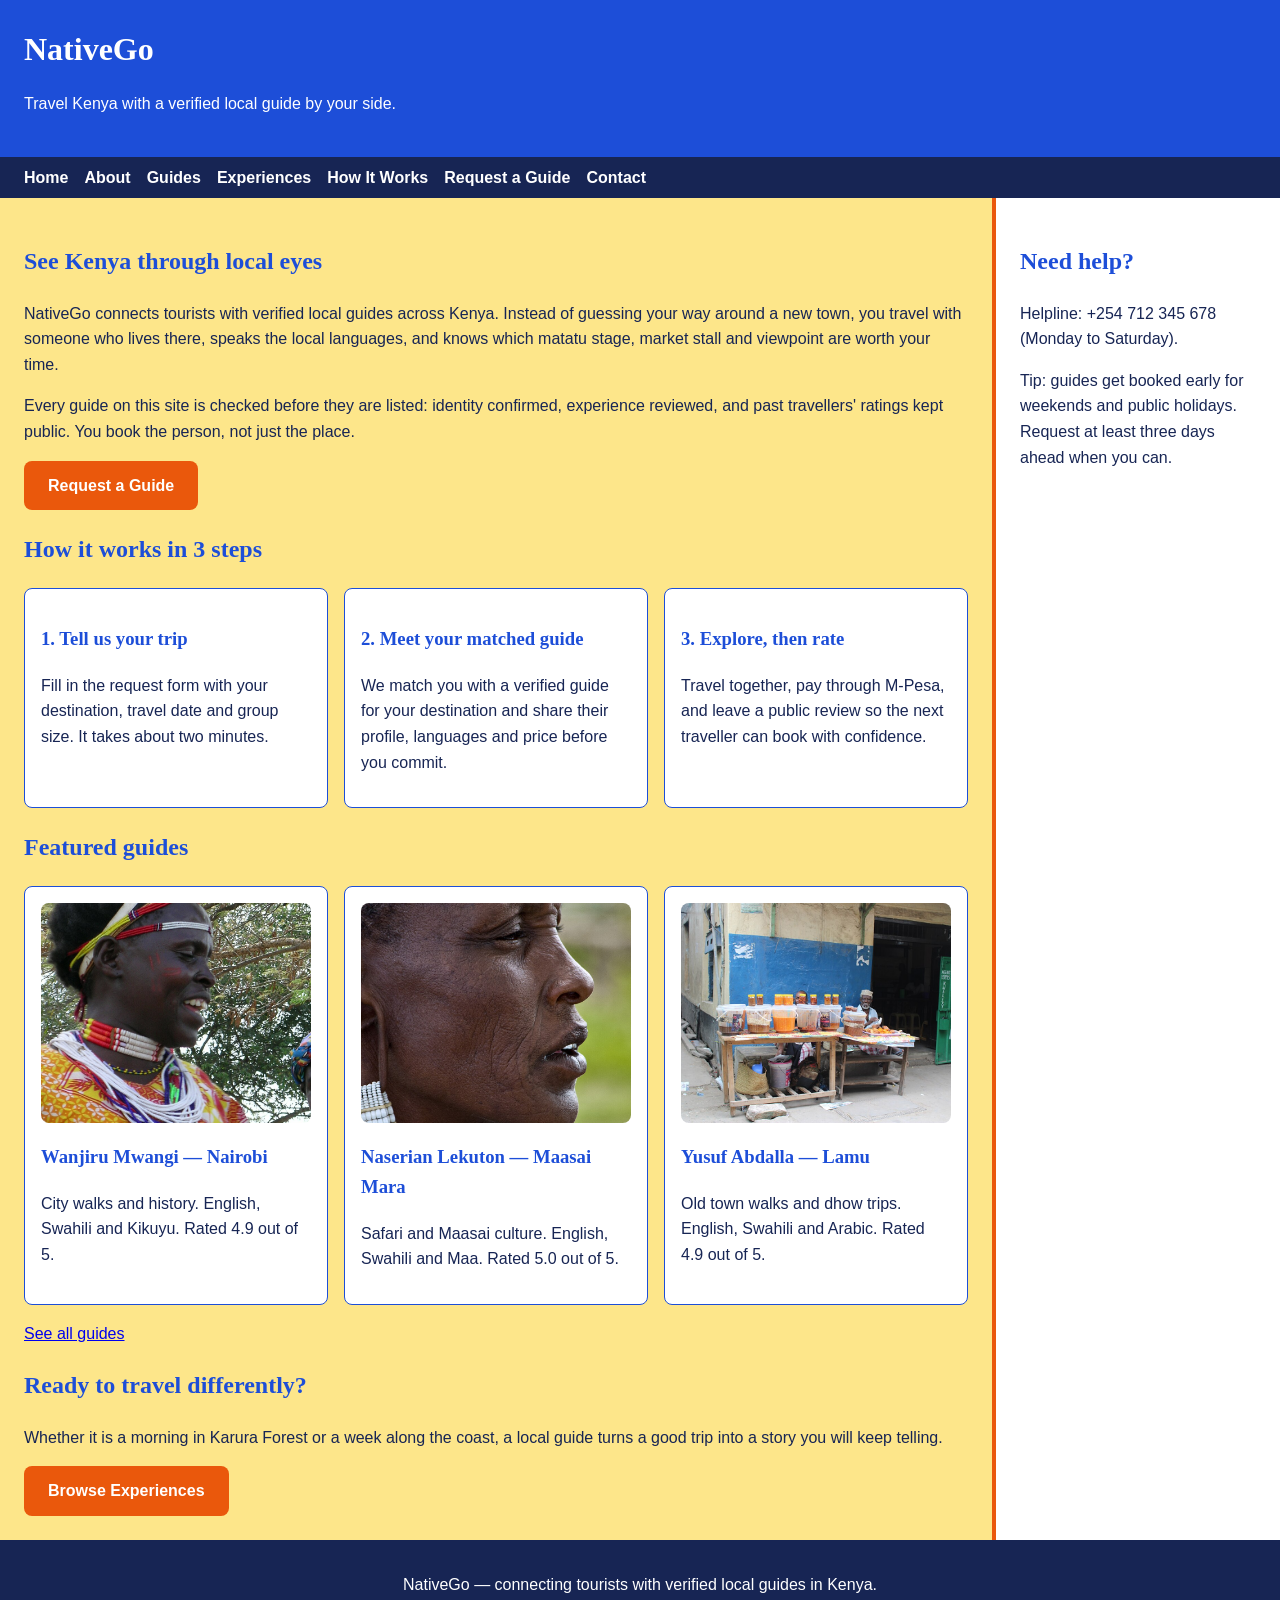
<file: index.html>
<!DOCTYPE html>
<!-- index.html — the home page of the NativeGo website. -->
<html lang="en">
<head>
  <!-- charset tells the browser this page uses UTF-8, so characters like é display correctly. -->
  <meta charset="UTF-8">
  <!-- viewport tells a phone to show the page at its real screen width instead of
       shrinking a desktop page down. Without it, the phone layout never kicks in. -->
  <meta name="viewport" content="width=device-width, initial-scale=1.0">
  <title>NativeGo — Find a Verified Local Guide in Kenya</title>
  <!-- One shared stylesheet for the whole site. Every page links this same file,
       so the header, colours and layout stay identical everywhere. -->
  <link rel="stylesheet" href="css/style.css">
</head>
<body>
  <!-- header: the top banner, the same on every page. It holds the site name
       and a one-line promise of what NativeGo does. -->
  <header>
    <h1>NativeGo</h1>
    <p>Travel Kenya with a verified local guide by your side.</p>
  </header>

  <!-- nav: the main menu, the same on every page. The list is styled as one
       Flexbox row in the stylesheet, with no bullet points. -->
  <nav>
    <ul>
      <li><a href="index.html">Home</a></li>
      <li><a href="about.html">About</a></li>
      <li><a href="guides.html">Guides</a></li>
      <li><a href="experiences.html">Experiences</a></li>
      <li><a href="how-it-works.html">How It Works</a></li>
      <li><a href="request.html">Request a Guide</a></li>
      <li><a href="contact.html">Contact</a></li>
    </ul>
  </nav>

  <!-- main: the page's own content. Each page has different content here,
       but the header, nav, aside and footer around it stay the same. -->
  <main>
    <!-- Hero section: the first thing a visitor reads. It states the problem
         NativeGo solves and ends with a button to the request form. -->
    <section>
      <h2>See Kenya through local eyes</h2>
      <p>NativeGo connects tourists with verified local guides across Kenya. Instead of guessing
        your way around a new town, you travel with someone who lives there, speaks the local
        languages, and knows which matatu stage, market stall and viewpoint are worth your time.</p>
      <p>Every guide on this site is checked before they are listed: identity confirmed, experience
        reviewed, and past travellers' ratings kept public. You book the person, not just the place.</p>
      <a class="button" href="request.html">Request a Guide</a>
    </section>

    <!-- How it works in three steps. Each step is a card, and the row of cards
         wraps onto a new line on narrow screens (flex-wrap in the stylesheet). -->
    <section>
      <h2>How it works in 3 steps</h2>
      <div class="cards">
        <article class="card">
          <h3>1. Tell us your trip</h3>
          <p>Fill in the request form with your destination, travel date and group size. It takes
            about two minutes.</p>
        </article>
        <article class="card">
          <h3>2. Meet your matched guide</h3>
          <p>We match you with a verified guide for your destination and share their profile,
            languages and price before you commit.</p>
        </article>
        <article class="card">
          <h3>3. Explore, then rate</h3>
          <p>Travel together, pay through M-Pesa, and leave a public review so the next
            traveller can book with confidence.</p>
        </article>
      </div>
    </section>

    <!-- Featured guides: a small preview of the full guides page. -->
    <section>
      <h2>Featured guides</h2>
      <div class="cards">
        <article class="card">
          <img class="photo" src="images/wanjiru.jpg" alt="Wanjiru Mwangi, Nairobi guide">
          <h3>Wanjiru Mwangi — Nairobi</h3>
          <p>City walks and history. English, Swahili and Kikuyu. Rated 4.9 out of 5.</p>
        </article>
        <article class="card">
          <img class="photo" src="images/naserian.jpg" alt="Naserian Lekuton, Maasai Mara guide">
          <h3>Naserian Lekuton — Maasai Mara</h3>
          <p>Safari and Maasai culture. English, Swahili and Maa. Rated 5.0 out of 5.</p>
        </article>
        <article class="card">
          <img class="photo" src="images/yusuf.jpg" alt="Yusuf Abdalla, Lamu guide">
          <h3>Yusuf Abdalla — Lamu</h3>
          <p>Old town walks and dhow trips. English, Swahili and Arabic. Rated 4.9 out of 5.</p>
        </article>
      </div>
      <p><a href="guides.html">See all guides</a></p>
    </section>

    <!-- Closing call to action. -->
    <section>
      <h2>Ready to travel differently?</h2>
      <p>Whether it is a morning in Karura Forest or a week along the coast, a local guide turns
        a good trip into a story you will keep telling.</p>
      <a class="button" href="experiences.html">Browse Experiences</a>
    </section>
  </main>

  <!-- aside: useful side information. On this page it is the helpline and a
       booking tip, so the column is never empty. -->
  <aside>
    <h2>Need help?</h2>
    <p>Helpline: +254 712 345 678 (Monday to Saturday).</p>
    <p>Tip: guides get booked early for weekends and public holidays. Request at least
      three days ahead when you can.</p>
  </aside>

  <!-- footer: the same closing line on every page. -->
  <footer>
    <p>NativeGo — connecting tourists with verified local guides in Kenya.</p>
  </footer>
</body>
</html>
</file>
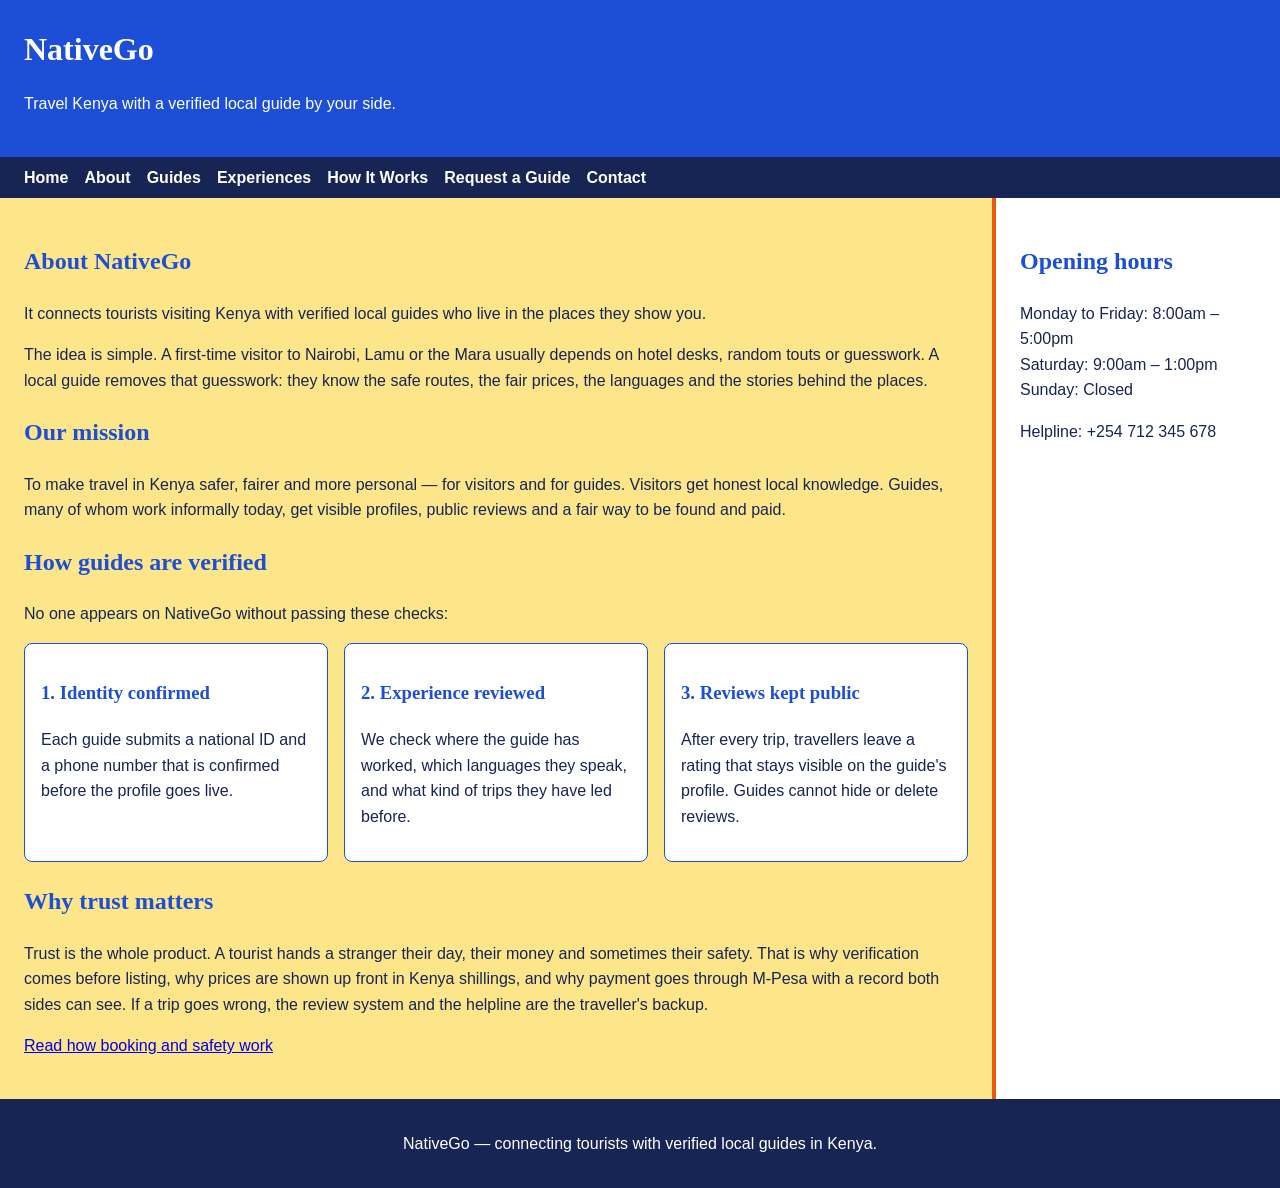
<file: about.html>
<!DOCTYPE html>
<!-- about.html — what NativeGo is, why it exists, and how guide verification works. -->
<html lang="en">
<head>
  <meta charset="UTF-8">
  <!-- viewport: tells a phone to use its real screen width, so the single-column
       layout in the media query can take over on small screens. -->
  <meta name="viewport" content="width=device-width, initial-scale=1.0">
  <title>About NativeGo — Our Mission and Guide Verification</title>
  <!-- The one shared stylesheet: the same file linked from every page. -->
  <link rel="stylesheet" href="css/style.css">
</head>
<body>
  <!-- header: same banner as every page. -->
  <header>
    <h1>NativeGo</h1>
    <p>Travel Kenya with a verified local guide by your side.</p>
  </header>

  <!-- nav: same menu as every page, styled as one Flexbox row. -->
  <nav>
    <ul>
      <li><a href="index.html">Home</a></li>
      <li><a href="about.html">About</a></li>
      <li><a href="guides.html">Guides</a></li>
      <li><a href="experiences.html">Experiences</a></li>
      <li><a href="how-it-works.html">How It Works</a></li>
      <li><a href="request.html">Request a Guide</a></li>
      <li><a href="contact.html">Contact</a></li>
    </ul>
  </nav>

  <!-- main: this page's own content. -->
  <main>
    <section>
      <h2>About NativeGo</h2>
      <p>It connects tourists visiting Kenya with verified local guides who live in the places
        they show you.</p>
      <p>The idea is simple. A first-time visitor to Nairobi, Lamu or the Mara usually depends on
        hotel desks, random touts or guesswork. A local guide removes that guesswork: they know
        the safe routes, the fair prices, the languages and the stories behind the places.</p>
    </section>

    <section>
      <h2>Our mission</h2>
      <p>To make travel in Kenya safer, fairer and more personal — for visitors and for guides.
        Visitors get honest local knowledge. Guides, many of whom work informally today, get
        visible profiles, public reviews and a fair way to be found and paid.</p>
    </section>

    <!-- Verification steps, shown as cards that wrap on narrow screens. -->
    <section>
      <h2>How guides are verified</h2>
      <p>No one appears on NativeGo without passing these checks:</p>
      <div class="cards">
        <article class="card">
          <h3>1. Identity confirmed</h3>
          <p>Each guide submits a national ID and a phone number that is confirmed before
            the profile goes live.</p>
        </article>
        <article class="card">
          <h3>2. Experience reviewed</h3>
          <p>We check where the guide has worked, which languages they speak, and what kind
            of trips they have led before.</p>
        </article>
        <article class="card">
          <h3>3. Reviews kept public</h3>
          <p>After every trip, travellers leave a rating that stays visible on the guide's
            profile. Guides cannot hide or delete reviews.</p>
        </article>
      </div>
    </section>

    <section>
      <h2>Why trust matters</h2>
      <p>Trust is the whole product. A tourist hands a stranger their day, their money and
        sometimes their safety. That is why verification comes before listing, why prices are
        shown up front in Kenya shillings, and why payment goes through M-Pesa with a record
        both sides can see. If a trip goes wrong, the review system and the helpline are the
        traveller's backup.</p>
      <p><a href="how-it-works.html">Read how booking and safety work</a></p>
    </section>
  </main>

  <!-- aside: opening hours, so the side column carries useful information. -->
  <aside>
    <h2>Opening hours</h2>
    <p>Monday to Friday: 8:00am – 5:00pm<br>
      Saturday: 9:00am – 1:00pm<br>
      Sunday: Closed</p>
    <p>Helpline: +254 712 345 678</p>
  </aside>

  <!-- footer: same on every page. -->
  <footer>
    <p>NativeGo — connecting tourists with verified local guides in Kenya.</p>
  </footer>
</body>
</html>
</file>
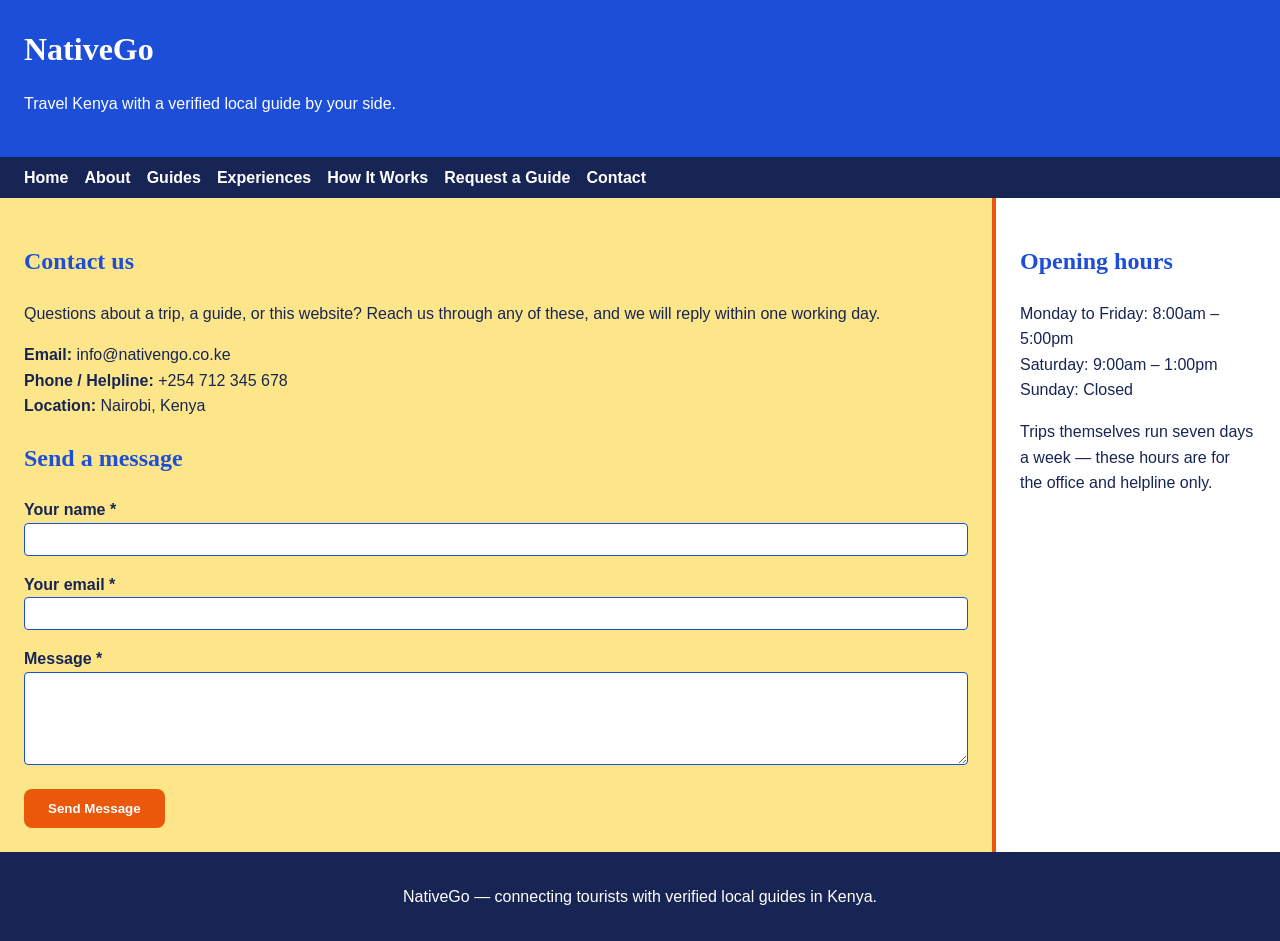
<file: contact.html>
<!DOCTYPE html>
<!-- contact.html — how to reach NativeGo, plus a simple contact form. -->
<html lang="en">
<head>
  <meta charset="UTF-8">
  <!-- viewport: phones use their real width, so the one-column layout in the
       media query takes over at 700px and below. -->
  <meta name="viewport" content="width=device-width, initial-scale=1.0">
  <title>Contact NativeGo</title>
  <!-- The one shared stylesheet, linked from every page. -->
  <link rel="stylesheet" href="css/style.css">
</head>
<body>
  <!-- header: same banner as every page. -->
  <header>
    <h1>NativeGo</h1>
    <p>Travel Kenya with a verified local guide by your side.</p>
  </header>

  <!-- nav: same menu as every page, one Flexbox row with no bullets. -->
  <nav>
    <ul>
      <li><a href="index.html">Home</a></li>
      <li><a href="about.html">About</a></li>
      <li><a href="guides.html">Guides</a></li>
      <li><a href="experiences.html">Experiences</a></li>
      <li><a href="how-it-works.html">How It Works</a></li>
      <li><a href="request.html">Request a Guide</a></li>
      <li><a href="contact.html">Contact</a></li>
    </ul>
  </nav>

  <!-- main: this page's own content. -->
  <main>
    <section>
      <h2>Contact us</h2>
      <p>Questions about a trip, a guide, or this website? Reach us through any of
        these, and we will reply within one working day.</p>
      <p><strong>Email:</strong> info@nativengo.co.ke<br>
        <strong>Phone / Helpline:</strong> +254 712 345 678<br>
        <strong>Location:</strong> Nairobi, Kenya</p>
    </section>

    <!-- Simple contact form. Same no-backend note as the request form:
         action="#" and method="get" mean it does not really send anywhere yet. -->
    <section>
      <h2>Send a message</h2>
      <form action="#" method="get">
        <!-- label's for matches the control's id, so clicking the label focuses
             the right box and screen readers can pair them up. -->
        <label for="name">Your name *</label>
        <input type="text" id="name" name="name" required>

        <!-- type="email" makes the browser check for an @ sign and a domain
             before the form can be sent. -->
        <label for="contactemail">Your email *</label>
        <input type="email" id="contactemail" name="contactemail" required>

        <label for="contactmessage">Message *</label>
        <textarea id="contactmessage" name="contactmessage" rows="5" required></textarea>

        <button type="submit">Send Message</button>
      </form>
    </section>
  </main>

  <!-- aside: opening hours live here, as required for this page. -->
  <aside>
    <h2>Opening hours</h2>
    <p>Monday to Friday: 8:00am – 5:00pm<br>
      Saturday: 9:00am – 1:00pm<br>
      Sunday: Closed</p>
    <p>Trips themselves run seven days a week — these hours are for the office
      and helpline only.</p>
  </aside>

  <!-- footer: same on every page. -->
  <footer>
    <p>NativeGo — connecting tourists with verified local guides in Kenya.</p>
  </footer>
</body>
</html>
</file>
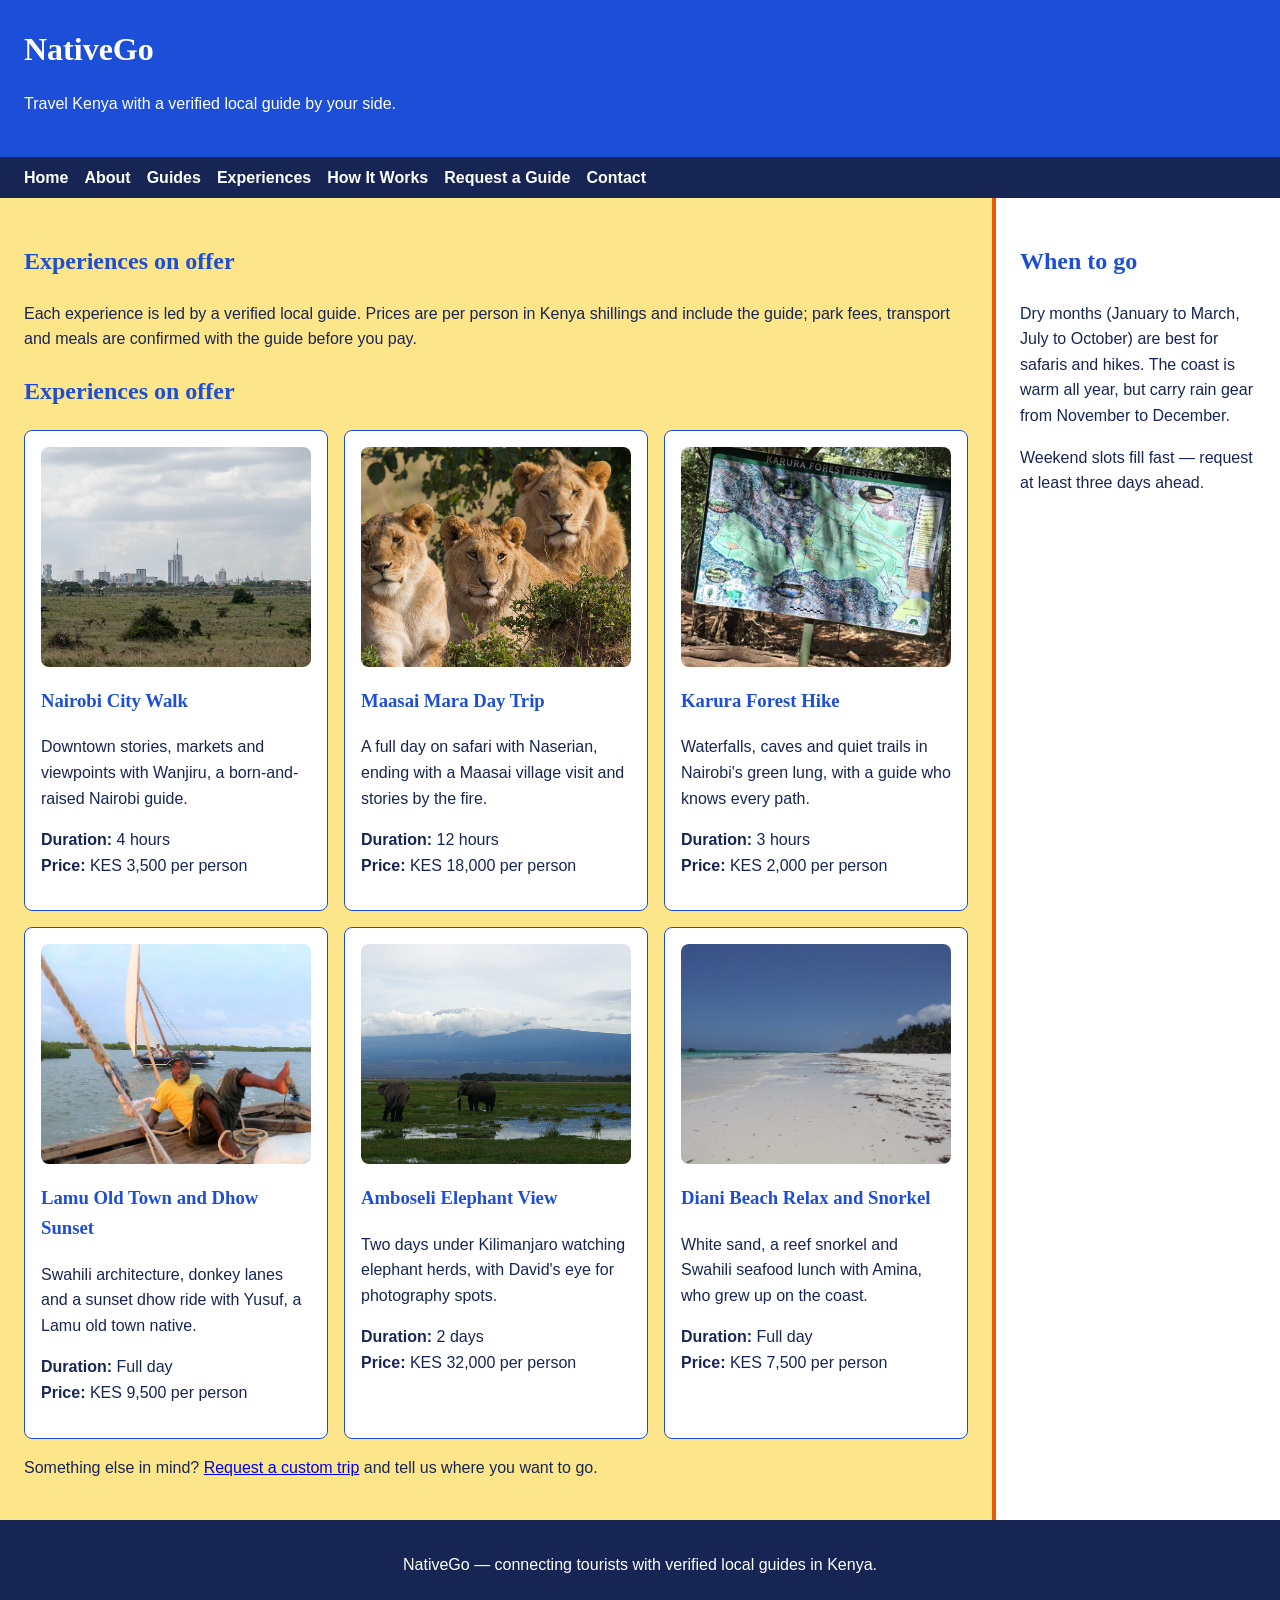
<file: experiences.html>
<!DOCTYPE html>
<!-- experiences.html — the tours and experiences a traveller can book. -->
<html lang="en">
<head>
  <meta charset="UTF-8">
  <!-- viewport: phones use their real width, so the one-column layout in the
       media query takes over at 700px and below. -->
  <meta name="viewport" content="width=device-width, initial-scale=1.0">
  <title>Experiences — NativeGo</title>
  <!-- The one shared stylesheet, linked from every page. -->
  <link rel="stylesheet" href="css/style.css">
</head>
<body>
  <!-- header: same banner as every page. -->
  <header>
    <h1>NativeGo</h1>
    <p>Travel Kenya with a verified local guide by your side.</p>
  </header>

  <!-- nav: same menu as every page, one Flexbox row with no bullets. -->
  <nav>
    <ul>
      <li><a href="index.html">Home</a></li>
      <li><a href="about.html">About</a></li>
      <li><a href="guides.html">Guides</a></li>
      <li><a href="experiences.html">Experiences</a></li>
      <li><a href="how-it-works.html">How It Works</a></li>
      <li><a href="request.html">Request a Guide</a></li>
      <li><a href="contact.html">Contact</a></li>
    </ul>
  </nav>

  <!-- main: this page's own content. -->
  <main>
    <section>
      <h2>Experiences on offer</h2>
      <p>Each experience is led by a verified local guide. Prices are per person in Kenya
        shillings and include the guide; park fees, transport and meals are confirmed with
        the guide before you pay.</p>
    </section>

    <!-- Experience cards. The row wraps onto new lines on narrow screens. -->
    <section>
      <h2>Experiences on offer</h2>
      <div class="cards">
        <article class="card">
          <img class="photo" src="images/nairobi.jpg" alt="Nairobi city skyline">
          <h3>Nairobi City Walk</h3>
          <p>Downtown stories, markets and viewpoints with Wanjiru, a born-and-raised
            Nairobi guide.</p>
          <p><strong>Duration:</strong> 4 hours<br>
            <strong>Price:</strong> KES 3,500 per person</p>
        </article>
        <article class="card">
          <img class="photo" src="images/mara.jpg" alt="Lions in the Maasai Mara">
          <h3>Maasai Mara Day Trip</h3>
          <p>A full day on safari with Naserian, ending with a Maasai village visit and
            stories by the fire.</p>
          <p><strong>Duration:</strong> 12 hours<br>
            <strong>Price:</strong> KES 18,000 per person</p>
        </article>
        <article class="card">
          <img class="photo" src="images/karura.jpg" alt="Karura Forest Reserve sign on the trail">
          <h3>Karura Forest Hike</h3>
          <p>Waterfalls, caves and quiet trails in Nairobi's green lung, with a guide who
            knows every path.</p>
          <p><strong>Duration:</strong> 3 hours<br>
            <strong>Price:</strong> KES 2,000 per person</p>
        </article>
        <article class="card">
          <img class="photo" src="images/lamu.jpg" alt="A dhow in Lamu">
          <h3>Lamu Old Town and Dhow Sunset</h3>
          <p>Swahili architecture, donkey lanes and a sunset dhow ride with Yusuf, a
            Lamu old town native.</p>
          <p><strong>Duration:</strong> Full day<br>
            <strong>Price:</strong> KES 9,500 per person</p>
        </article>
        <article class="card">
          <img class="photo" src="images/amboseli.jpg" alt="Elephants at Amboseli with Mount Kilimanjaro">
          <h3>Amboseli Elephant View</h3>
          <p>Two days under Kilimanjaro watching elephant herds, with David's eye for
            photography spots.</p>
          <p><strong>Duration:</strong> 2 days<br>
            <strong>Price:</strong> KES 32,000 per person</p>
        </article>
        <article class="card">
          <img class="photo" src="images/diani.jpg" alt="Diani Beach">
          <h3>Diani Beach Relax and Snorkel</h3>
          <p>White sand, a reef snorkel and Swahili seafood lunch with Amina, who grew
            up on the coast.</p>
          <p><strong>Duration:</strong> Full day<br>
            <strong>Price:</strong> KES 7,500 per person</p>
        </article>
      </div>
      <p>Something else in mind? <a href="request.html">Request a custom trip</a> and tell
        us where you want to go.</p>
    </section>
  </main>

  <!-- aside: a seasonal note, so the side column is useful. -->
  <aside>
    <h2>When to go</h2>
    <p>Dry months (January to March, July to October) are best for safaris and hikes.
      The coast is warm all year, but carry rain gear from November to December.</p>
    <p>Weekend slots fill fast — request at least three days ahead.</p>
  </aside>

  <!-- footer: same on every page. -->
  <footer>
    <p>NativeGo — connecting tourists with verified local guides in Kenya.</p>
  </footer>
</body>
</html>
</file>
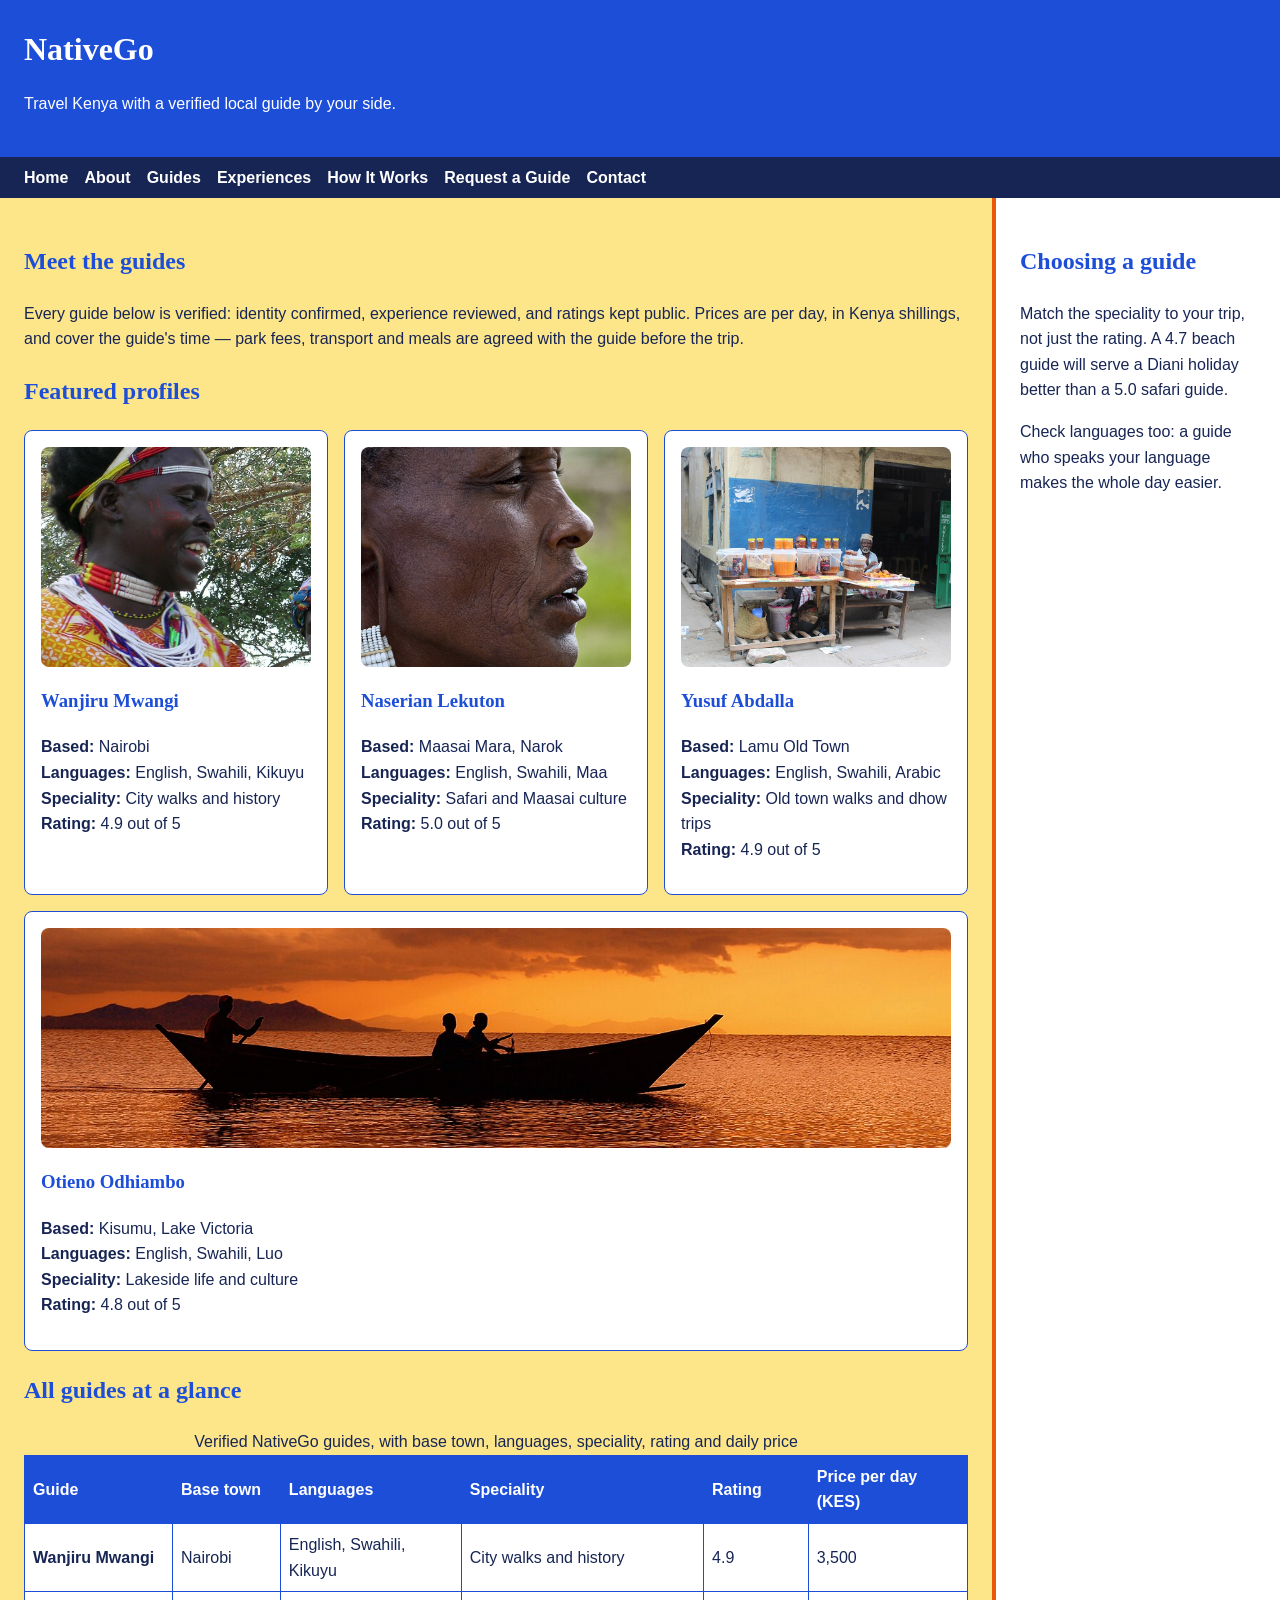
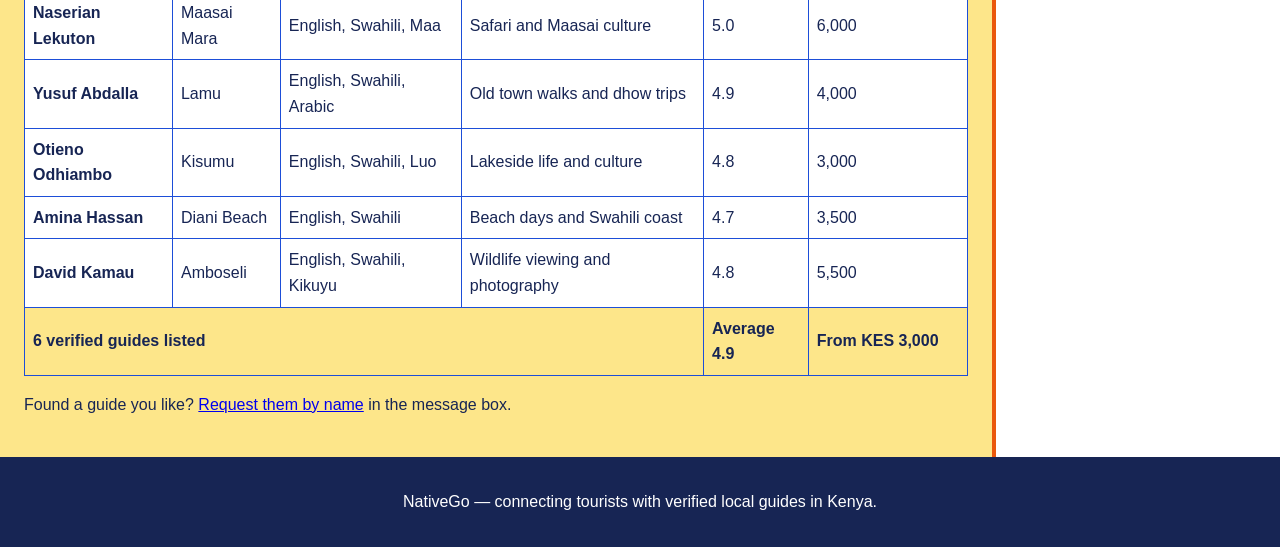
<file: guides.html>
<!DOCTYPE html>
<!-- guides.html — the guides on offer: profile cards plus a full comparison table. -->
<html lang="en">
<head>
  <meta charset="UTF-8">
  <!-- viewport: lets phones use their real width so the media query can stack
       the page into one column at 700px and below. -->
  <meta name="viewport" content="width=device-width, initial-scale=1.0">
  <title>Meet the Guides — NativeGo</title>
  <!-- The one shared stylesheet, linked from every page. -->
  <link rel="stylesheet" href="css/style.css">
</head>
<body>
  <!-- header: same banner as every page. -->
  <header>
    <h1>NativeGo</h1>
    <p>Travel Kenya with a verified local guide by your side.</p>
  </header>

  <!-- nav: same menu as every page, one Flexbox row with no bullets. -->
  <nav>
    <ul>
      <li><a href="index.html">Home</a></li>
      <li><a href="about.html">About</a></li>
      <li><a href="guides.html">Guides</a></li>
      <li><a href="experiences.html">Experiences</a></li>
      <li><a href="how-it-works.html">How It Works</a></li>
      <li><a href="request.html">Request a Guide</a></li>
      <li><a href="contact.html">Contact</a></li>
    </ul>
  </nav>

  <!-- main: this page's own content. -->
  <main>
    <section>
      <h2>Meet the guides</h2>
      <p>Every guide below is verified: identity confirmed, experience reviewed, and ratings
        kept public. Prices are per day, in Kenya shillings, and cover the guide's time —
        park fees, transport and meals are agreed with the guide before the trip.</p>
    </section>

    <!-- Guide profile cards. The row wraps onto new lines on narrow screens. -->
    <section>
      <h2>Featured profiles</h2>
      <div class="cards">
        <article class="card">
          <img class="photo" src="images/wanjiru.jpg" alt="Wanjiru Mwangi, Nairobi guide">
          <h3>Wanjiru Mwangi</h3>
          <p><strong>Based:</strong> Nairobi<br>
            <strong>Languages:</strong> English, Swahili, Kikuyu<br>
            <strong>Speciality:</strong> City walks and history<br>
            <strong>Rating:</strong> 4.9 out of 5</p>
        </article>
        <article class="card">
          <img class="photo" src="images/naserian.jpg" alt="Naserian Lekuton, Maasai Mara guide">
          <h3>Naserian Lekuton</h3>
          <p><strong>Based:</strong> Maasai Mara, Narok<br>
            <strong>Languages:</strong> English, Swahili, Maa<br>
            <strong>Speciality:</strong> Safari and Maasai culture<br>
            <strong>Rating:</strong> 5.0 out of 5</p>
        </article>
        <article class="card">
          <img class="photo" src="images/yusuf.jpg" alt="Yusuf Abdalla, Lamu guide">
          <h3>Yusuf Abdalla</h3>
          <p><strong>Based:</strong> Lamu Old Town<br>
            <strong>Languages:</strong> English, Swahili, Arabic<br>
            <strong>Speciality:</strong> Old town walks and dhow trips<br>
            <strong>Rating:</strong> 4.9 out of 5</p>
        </article>
        <article class="card">
          <img class="photo" src="images/otieno.jpg" alt="Otieno Odhiambo, Kisumu guide">
          <h3>Otieno Odhiambo</h3>
          <p><strong>Based:</strong> Kisumu, Lake Victoria<br>
            <strong>Languages:</strong> English, Swahili, Luo<br>
            <strong>Speciality:</strong> Lakeside life and culture<br>
            <strong>Rating:</strong> 4.8 out of 5</p>
        </article>
      </div>
    </section>

    <!-- Comparison table. The caption names the table for everyone, including
         screen readers. scope="col" on a header cell says "this header belongs
         to the whole column below it"; scope="row" says "this header belongs
         to the whole row beside it". thead holds the headers, tbody the data
         rows, tfoot the summary row at the bottom. -->
    <!-- The table-scroll wrapper lets a wide table scroll inside its own box
         on a phone instead of pushing the whole page sideways. -->
    <section>
      <h2>All guides at a glance</h2>
      <div class="table-scroll">
        <table>
          <caption>Verified NativeGo guides, with base town, languages, speciality, rating and daily price</caption>
          <thead>
            <tr>
              <th scope="col">Guide</th>
              <th scope="col">Base town</th>
              <th scope="col">Languages</th>
              <th scope="col">Speciality</th>
              <th scope="col">Rating</th>
              <th scope="col">Price per day (KES)</th>
            </tr>
          </thead>
          <tbody>
            <tr>
              <th scope="row">Wanjiru Mwangi</th>
              <td>Nairobi</td>
              <td>English, Swahili, Kikuyu</td>
              <td>City walks and history</td>
              <td>4.9</td>
              <td>3,500</td>
            </tr>
            <tr>
              <th scope="row">Naserian Lekuton</th>
              <td>Maasai Mara</td>
              <td>English, Swahili, Maa</td>
              <td>Safari and Maasai culture</td>
              <td>5.0</td>
              <td>6,000</td>
            </tr>
            <tr>
              <th scope="row">Yusuf Abdalla</th>
              <td>Lamu</td>
              <td>English, Swahili, Arabic</td>
              <td>Old town walks and dhow trips</td>
              <td>4.9</td>
              <td>4,000</td>
            </tr>
            <tr>
              <th scope="row">Otieno Odhiambo</th>
              <td>Kisumu</td>
              <td>English, Swahili, Luo</td>
              <td>Lakeside life and culture</td>
              <td>4.8</td>
              <td>3,000</td>
            </tr>
            <tr>
              <th scope="row">Amina Hassan</th>
              <td>Diani Beach</td>
              <td>English, Swahili</td>
              <td>Beach days and Swahili coast</td>
              <td>4.7</td>
              <td>3,500</td>
            </tr>
            <tr>
              <th scope="row">David Kamau</th>
              <td>Amboseli</td>
              <td>English, Swahili, Kikuyu</td>
              <td>Wildlife viewing and photography</td>
              <td>4.8</td>
              <td>5,500</td>
            </tr>
          </tbody>
          <tfoot>
            <tr>
              <td colspan="4">6 verified guides listed</td>
              <td>Average 4.9</td>
              <td>From KES 3,000</td>
            </tr>
          </tfoot>
        </table>
      </div>
      <p>Found a guide you like? <a href="request.html">Request them by name</a> in the message box.</p>
    </section>
  </main>

  <!-- aside: a tip for choosing a guide, so the side column is useful. -->
  <aside>
    <h2>Choosing a guide</h2>
    <p>Match the speciality to your trip, not just the rating. A 4.7 beach guide will
      serve a Diani holiday better than a 5.0 safari guide.</p>
    <p>Check languages too: a guide who speaks your language makes the whole day easier.</p>
  </aside>

  <!-- footer: same on every page. -->
  <footer>
    <p>NativeGo — connecting tourists with verified local guides in Kenya.</p>
  </footer>
</body>
</html>
</file>
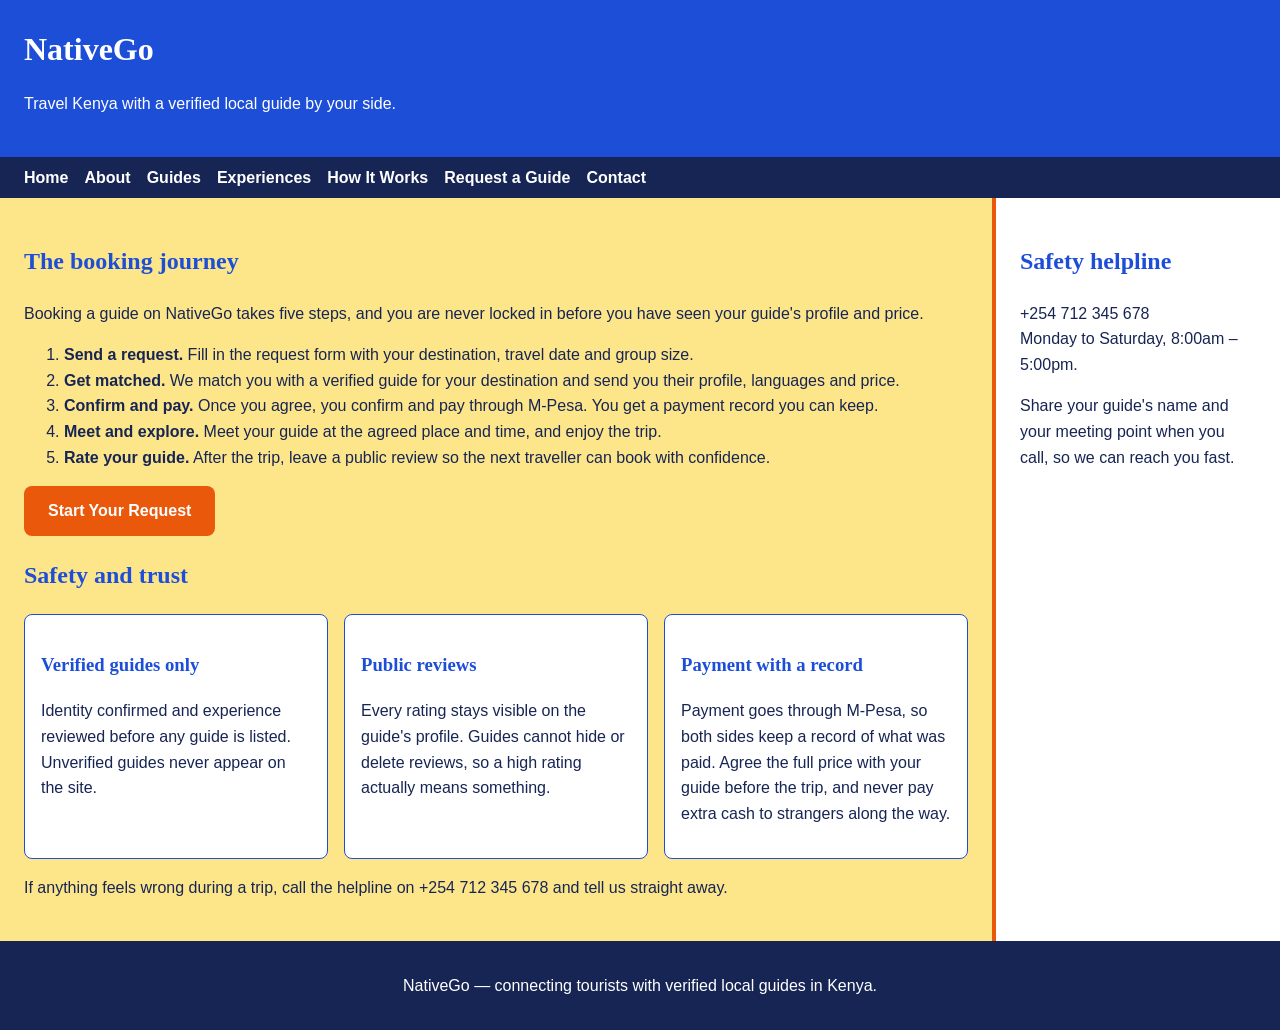
<file: how-it-works.html>
<!DOCTYPE html>
<!-- how-it-works.html — the booking journey step by step, plus safety and trust. -->
<html lang="en">
<head>
  <meta charset="UTF-8">
  <!-- viewport: phones use their real width, so the one-column layout in the
       media query takes over at 700px and below. -->
  <meta name="viewport" content="width=device-width, initial-scale=1.0">
  <title>How It Works — NativeGo</title>
  <!-- The one shared stylesheet, linked from every page. -->
  <link rel="stylesheet" href="css/style.css">
</head>
<body>
  <!-- header: same banner as every page. -->
  <header>
    <h1>NativeGo</h1>
    <p>Travel Kenya with a verified local guide by your side.</p>
  </header>

  <!-- nav: same menu as every page, one Flexbox row with no bullets. -->
  <nav>
    <ul>
      <li><a href="index.html">Home</a></li>
      <li><a href="about.html">About</a></li>
      <li><a href="guides.html">Guides</a></li>
      <li><a href="experiences.html">Experiences</a></li>
      <li><a href="how-it-works.html">How It Works</a></li>
      <li><a href="request.html">Request a Guide</a></li>
      <li><a href="contact.html">Contact</a></li>
    </ul>
  </nav>

  <!-- main: this page's own content. -->
  <main>
    <section>
      <h2>The booking journey</h2>
      <p>Booking a guide on NativeGo takes five steps, and you are never locked in
        before you have seen your guide's profile and price.</p>
      <!-- An ordered list is the right tag here: the steps have a real order,
           and the numbers are part of the meaning. -->
      <ol>
        <li><strong>Send a request.</strong> Fill in the request form with your destination,
          travel date and group size.</li>
        <li><strong>Get matched.</strong> We match you with a verified guide for your
          destination and send you their profile, languages and price.</li>
        <li><strong>Confirm and pay.</strong> Once you agree, you confirm and pay through
          M-Pesa. You get a payment record you can keep.</li>
        <li><strong>Meet and explore.</strong> Meet your guide at the agreed place and time,
          and enjoy the trip.</li>
        <li><strong>Rate your guide.</strong> After the trip, leave a public review so the
          next traveller can book with confidence.</li>
      </ol>
      <p><a class="button" href="request.html">Start Your Request</a></p>
    </section>

    <!-- Safety and trust section, as three cards that wrap on narrow screens. -->
    <section>
      <h2>Safety and trust</h2>
      <div class="cards">
        <article class="card">
          <h3>Verified guides only</h3>
          <p>Identity confirmed and experience reviewed before any guide is listed.
            Unverified guides never appear on the site.</p>
        </article>
        <article class="card">
          <h3>Public reviews</h3>
          <p>Every rating stays visible on the guide's profile. Guides cannot hide or
            delete reviews, so a high rating actually means something.</p>
        </article>
        <article class="card">
          <h3>Payment with a record</h3>
          <p>Payment goes through M-Pesa, so both sides keep a record of what was paid.
            Agree the full price with your guide before the trip, and never pay extra
            cash to strangers along the way.</p>
        </article>
      </div>
      <p>If anything feels wrong during a trip, call the helpline on
        +254 712 345 678 and tell us straight away.</p>
    </section>
  </main>

  <!-- aside: the safety helpline, so the side column is useful. -->
  <aside>
    <h2>Safety helpline</h2>
    <p>+254 712 345 678<br>
      Monday to Saturday, 8:00am – 5:00pm.</p>
    <p>Share your guide's name and your meeting point when you call, so we can
      reach you fast.</p>
  </aside>

  <!-- footer: same on every page. -->
  <footer>
    <p>NativeGo — connecting tourists with verified local guides in Kenya.</p>
  </footer>
</body>
</html>
</file>
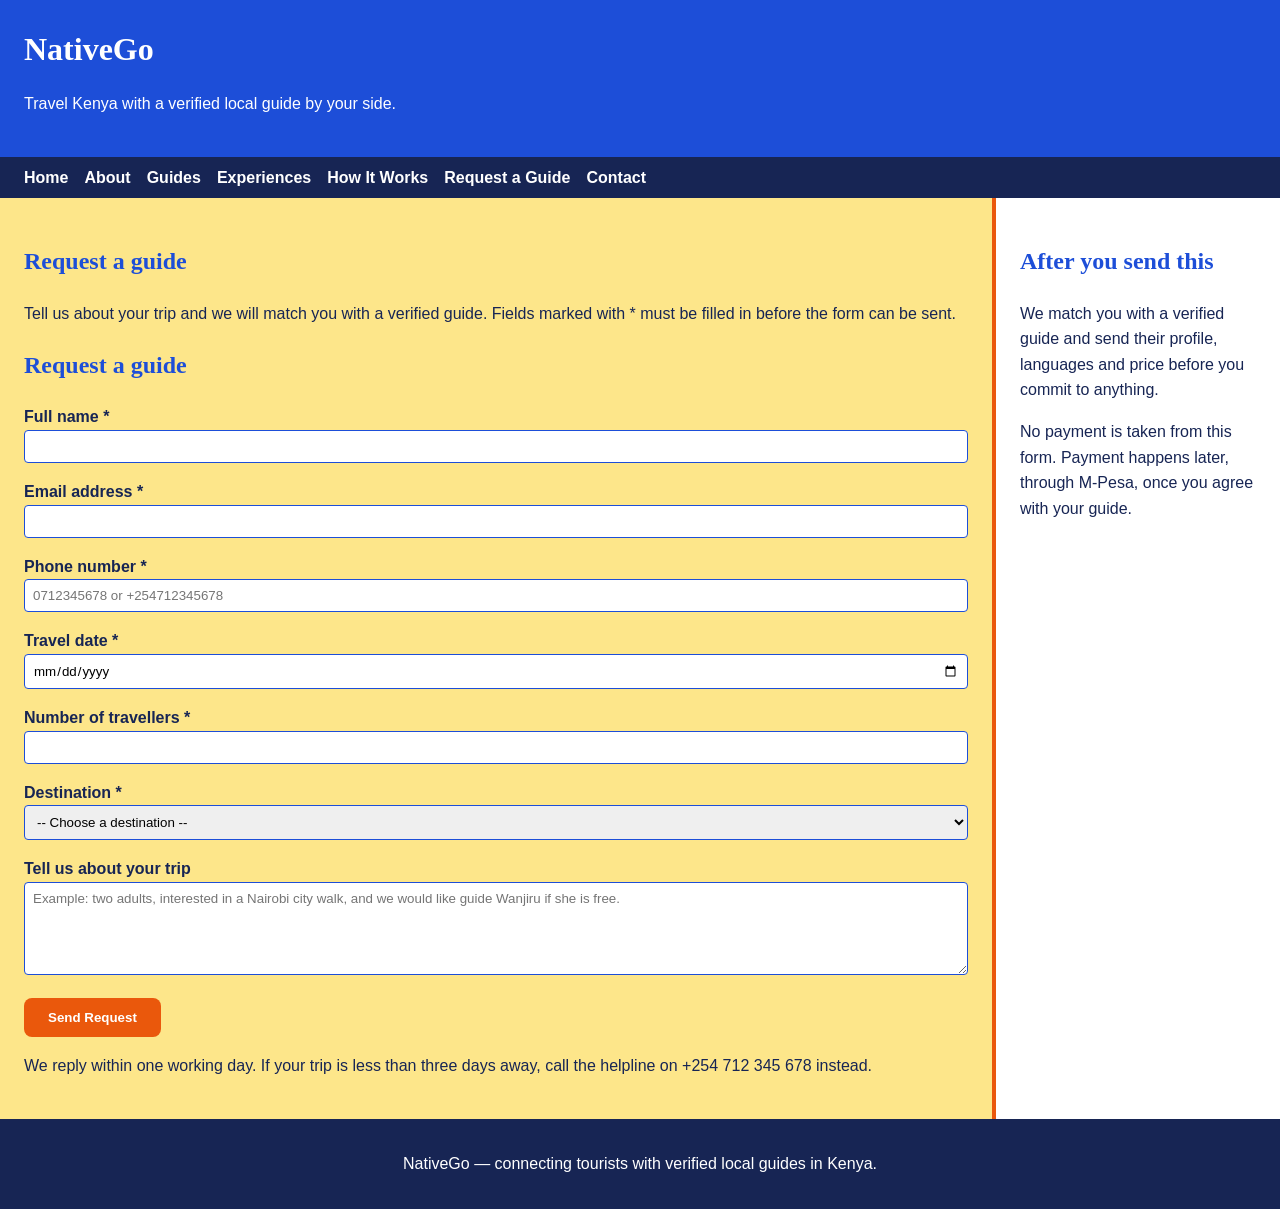
<file: request.html>
<!DOCTYPE html>
<!-- request.html — the "request a guide" form. -->
<html lang="en">
<head>
  <meta charset="UTF-8">
  <!-- viewport: phones use their real width, so the one-column layout in the
       media query takes over at 700px and below. -->
  <meta name="viewport" content="width=device-width, initial-scale=1.0">
  <title>Request a Guide — NativeGo</title>
  <!-- The one shared stylesheet, linked from every page. -->
  <link rel="stylesheet" href="css/style.css">
</head>
<body>
  <!-- header: same banner as every page. -->
  <header>
    <h1>NativeGo</h1>
    <p>Travel Kenya with a verified local guide by your side.</p>
  </header>

  <!-- nav: same menu as every page, one Flexbox row with no bullets. -->
  <nav>
    <ul>
      <li><a href="index.html">Home</a></li>
      <li><a href="about.html">About</a></li>
      <li><a href="guides.html">Guides</a></li>
      <li><a href="experiences.html">Experiences</a></li>
      <li><a href="how-it-works.html">How It Works</a></li>
      <li><a href="request.html">Request a Guide</a></li>
      <li><a href="contact.html">Contact</a></li>
    </ul>
  </nav>

  <!-- main: this page's own content. -->
  <main>
    <section>
      <h2>Request a guide</h2>
      <p>Tell us about your trip and we will match you with a verified guide. Fields
        marked with * must be filled in before the form can be sent.</p>
    </section>

    <!-- The form. action="#" and method="get" are used on purpose: no backend
         exists yet, so the form does not really send anywhere — "#" just reloads
         this page and "get" would put the answers in the address bar. When a
         backend is built later, action will point to it and method will change. -->
    <!-- How validation works here: required stops an empty field being sent;
         type="email" makes the browser check for an @ sign and a domain;
         pattern checks the phone number against a rule we wrote; min and max
         set the allowed range for dates and numbers. The browser does all of
         this with no JavaScript, which is why this assignment is HTML only. -->
    <section>
      <h2>Request a guide</h2>
      <form action="#" method="get">
        <!-- label's for matches the control's id. Clicking the label then puts
             the cursor in the right box, and screen readers can announce which
             label belongs to which control. -->
        <label for="fullname">Full name *</label>
        <input type="text" id="fullname" name="fullname" required>

        <label for="email">Email address *</label>
        <input type="email" id="email" name="email" required>

        <!-- pattern accepts exactly two Kenyan formats: 07XXXXXXXX (10 digits
             starting 07) or +2547XXXXXXXX (a +254 followed by 7 and 8 digits).
             The | in the middle means "or". -->
        <label for="phone">Phone number *</label>
        <input type="tel" id="phone" name="phone" pattern="(07[0-9]{8}|\+2547[0-9]{8})" placeholder="0712345678 or +254712345678" required>

        <!-- min stops anyone picking a travel date in the past: the earliest
             allowed date is 2026-10-28. -->
        <label for="traveldate">Travel date *</label>
        <input type="date" id="traveldate" name="traveldate" min="2026-10-28" required>

        <!-- min="1" and max="20" mean groups of 1 to 20 travellers only. -->
        <label for="travellers">Number of travellers *</label>
        <input type="number" id="travellers" name="travellers" min="1" max="20" required>

        <label for="destination">Destination *</label>
        <select id="destination" name="destination" required>
          <option value="">-- Choose a destination --</option>
          <option value="nairobi">Nairobi</option>
          <option value="maasai-mara">Maasai Mara</option>
          <option value="karura">Karura Forest</option>
          <option value="lamu">Lamu Old Town</option>
          <option value="amboseli">Amboseli</option>
          <option value="diani">Diani Beach</option>
          <option value="other">Somewhere else (say where below)</option>
        </select>

        <label for="message">Tell us about your trip</label>
        <textarea id="message" name="message" rows="5" placeholder="Example: two adults, interested in a Nairobi city walk, and we would like guide Wanjiru if she is free."></textarea>

        <button type="submit">Send Request</button>
      </form>
      <p>We reply within one working day. If your trip is less than three days away,
        call the helpline on +254 712 345 678 instead.</p>
    </section>
  </main>

  <!-- aside: what happens after sending, so the side column is useful. -->
  <aside>
    <h2>After you send this</h2>
    <p>We match you with a verified guide and send their profile, languages and
      price before you commit to anything.</p>
    <p>No payment is taken from this form. Payment happens later, through M-Pesa,
      once you agree with your guide.</p>
  </aside>

  <!-- footer: same on every page. -->
  <footer>
    <p>NativeGo — connecting tourists with verified local guides in Kenya.</p>
  </footer>
</body>
</html>
</file>
<file: css/style.css>
/* House style — main #1D4ED8 ground #FDE68A ink #172554 accent #EA580C headings: Georgia, serif body: Arial, Helvetica, sans-serif */
/* House style explained: main is the blue used for the header and headings,
   ground is the soft yellow page background, ink is the dark navy text colour,
   accent is the orange used only for buttons and small highlights.
   Headings use Georgia (a serif font), body text uses Arial (a sans-serif font). */

/* This rule makes padding and borders count INSIDE an element's width.
   Without it, a box set to 100% wide plus padding would overflow and
   push the page sideways on a phone. */
* {
  box-sizing: border-box;
}

/* The whole page is a CSS Grid. The body is the grid container and its five
   children (header, nav, main, aside, footer) are placed into NAMED areas.
   grid-template-columns gives the main column all free space but never less
   than 0 (minmax(0, 1fr)), and fixes the aside at 18rem. The minmax(0, ...)
   part matters: a plain 1fr lets a wide table force the column wider than
   the screen, which is what makes a page scroll sideways. */
body {
  margin: 0;
  background-color: #FDE68A;
  color: #172554;
  font-family: Arial, Helvetica, sans-serif;
  line-height: 1.6;
  display: grid;
  grid-template-columns: minmax(0, 1fr) 18rem;
  grid-template-areas:
    "header header"
    "nav nav"
    "main aside"
    "footer footer";
}

/* grid-area drops each section into the named slot from the grid above. */
header {
  grid-area: header;
  background-color: #1D4ED8;
  color: #FFFFFF;
  padding: 1.5rem;
}

header h1 {
  margin: 0;
  font-family: Georgia, serif;
}

/* The nav bar sits in its own grid row, in the dark ink colour. */
nav {
  grid-area: nav;
  background-color: #172554;
  padding: 0.5rem 1.5rem;
}

/* Flexbox on the nav list: the links sit in ONE row, evenly spaced,
   with no bullet points. Flexbox lays items out in a line for us. */
nav ul {
  display: flex;
  gap: 1rem;
  list-style-type: none;
  margin: 0;
  padding: 0;
}

nav a {
  color: #FFFFFF;
  text-decoration: none;
  font-weight: bold;
}

nav a:hover {
  color: #EA580C;
}

/* The main content column. */
main {
  grid-area: main;
  padding: 1.5rem;
}

/* The side column: useful info on every page, never left empty. */
aside {
  grid-area: aside;
  background-color: #FFFFFF;
  border-left: 4px solid #EA580C;
  padding: 1.5rem;
}

footer {
  grid-area: footer;
  background-color: #172554;
  color: #FFFFFF;
  text-align: center;
  padding: 1rem;
}

h2,
h3 {
  font-family: Georgia, serif;
  color: #1D4ED8;
}

/* Headings inside the dark header and footer stay readable on dark colours. */
header h2,
footer p {
  color: #FFFFFF;
}

/* A row of cards. Flexbox puts the cards side by side, and flex-wrap lets
   them drop onto a new row when the screen gets narrow instead of
   squeezing or overflowing. */
.cards {
  display: flex;
  flex-wrap: wrap;
  gap: 1rem;
}

/* One card: it can grow and shrink, but never gets narrower than 16rem,
   so cards wrap into a new row rather than becoming unreadably thin. */
.card {
  flex: 1 1 16rem;
  background-color: #FFFFFF;
  border: 1px solid #1D4ED8;
  border-radius: 8px;
  padding: 1rem;
}

/* A photo in a card. Real photos live in the images/ folder, and
   object-fit: cover crops each one to the same height so the card
   row stays even. The Karura photo is the student's own picture;
   the rest are freely licensed Wikimedia Commons photos. */
.photo {
  width: 100%;
  height: 220px;
  object-fit: cover;
  display: block;
  border-radius: 8px;
}

/* A call-to-action button: a link styled to look like a button. */
.button {
  display: inline-block;
  background-color: #EA580C;
  color: #FFFFFF;
  text-decoration: none;
  font-weight: bold;
  padding: 0.75rem 1.5rem;
  border-radius: 8px;
}

/* Every table lives inside this wrapper. If a table is wider than its
   column, only the wrapper scrolls sideways — the page itself never does. */
.table-scroll {
  overflow-x: auto;
}

table {
  border-collapse: collapse;
  width: 100%;
  background-color: #FFFFFF;
}

th,
td {
  border: 1px solid #1D4ED8;
  padding: 0.5rem;
  text-align: left;
}

thead th {
  background-color: #1D4ED8;
  color: #FFFFFF;
}

tfoot td {
  font-weight: bold;
  background-color: #FDE68A;
}

/* Form labels sit on their own line above each control. */
label {
  display: block;
  font-weight: bold;
  margin-top: 1rem;
}

/* The sideways-scroll trap: no image or form control may ever grow wider
   than its container, whatever the user types or whatever the screen size. */
img,
input,
select,
textarea {
  max-width: 100%;
}

input,
select,
textarea {
  width: 100%;
  padding: 0.5rem;
  border: 1px solid #1D4ED8;
  border-radius: 4px;
  font-family: Arial, Helvetica, sans-serif;
}

/* The submit button uses the orange accent colour. */
button {
  background-color: #EA580C;
  color: #FFFFFF;
  font-weight: bold;
  border: none;
  border-radius: 8px;
  padding: 0.75rem 1.5rem;
  margin-top: 1rem;
  cursor: pointer;
}

/* THE MEDIA QUERY — this must stay LAST in the file. A media query only
   applies when its condition is true, so putting it last means its rules
   win over the rules above on small screens. At 700px wide or less, the
   grid becomes ONE column: header, nav, main, aside and footer stack
   top to bottom, and the nav links stack vertically too. That is what
   stops the page scrolling sideways on a phone. */
@media (max-width: 700px) {
  body {
    grid-template-columns: 1fr;
    grid-template-areas:
      "header"
      "nav"
      "main"
      "aside"
      "footer";
  }

  nav ul {
    flex-direction: column;
  }

  aside {
    border-left: none;
    border-top: 4px solid #EA580C;
  }
}
</file>
